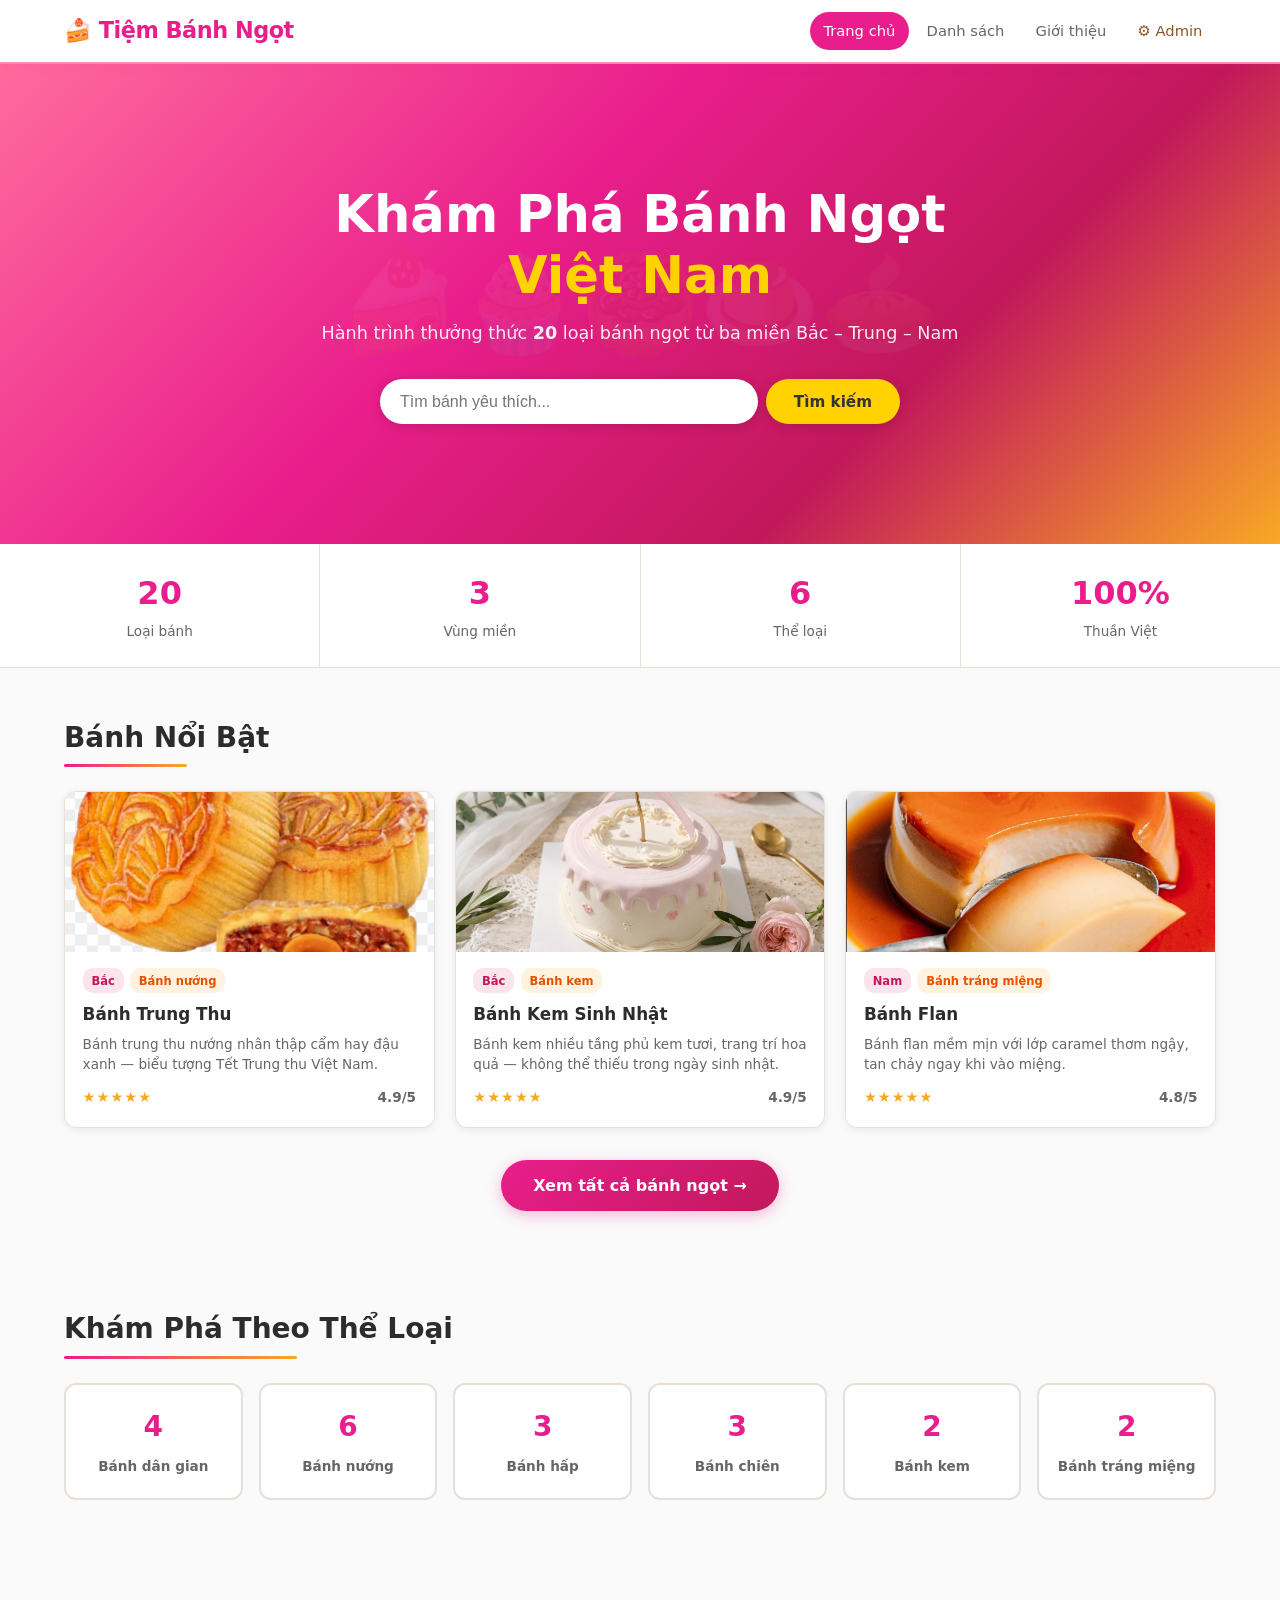
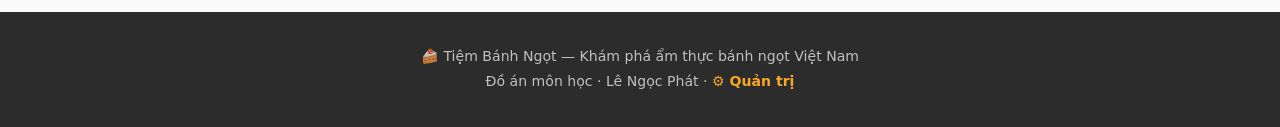
<file: scr/index.html>
<!DOCTYPE html>
<html lang="vi">
<head>
  <meta charset="UTF-8">
  <meta name="viewport" content="width=device-width, initial-scale=1.0">
  <title>Tiệm Bánh Ngọt — Bánh Ngọt Việt Nam</title>
  <link rel="stylesheet" href="css/style.css">
</head>
<body>

  <header id="header">
    <div class="header-inner">
      <a class="logo" href="#home">🍰 Tiệm Bánh Ngọt</a>
      <button class="hamburger" id="hamburger">☰</button>
      <nav id="nav">
        <a href="#home"  class="nav-link">Trang chủ</a>
        <a href="#cakes" class="nav-link">Danh sách</a>
        <a href="#about" class="nav-link">Giới thiệu</a>
        <a href="admin.html" class="nav-link admin-link">⚙️ Admin</a>
      </nav>
    </div>
  </header>

  <main id="main">

    <!-- ====================================================== -->
    <!-- TRANG CHỦ                                              -->
    <!-- ====================================================== -->
    <section id="page-home">

      <div class="hero">
        <div class="hero-content">
          <h1>Khám Phá Bánh Ngọt<br><span>Việt Nam</span></h1>
          <p>Hành trình thưởng thức <strong id="total-count">20</strong> loại bánh ngọt từ ba miền Bắc – Trung – Nam</p>
          <div class="hero-search">
            <input type="text" id="hero-input" placeholder="Tìm bánh yêu thích..." autocomplete="off">
            <button id="hero-search-btn">Tìm kiếm</button>
          </div>
        </div>
      </div>

      <div class="home-stats">
        <div class="stat"><span id="stat-cakes">20</span><p>Loại bánh</p></div>
        <div class="stat"><span>3</span><p>Vùng miền</p></div>
        <div class="stat"><span>6</span><p>Thể loại</p></div>
        <div class="stat"><span>100%</span><p>Thuần Việt</p></div>
      </div>

      <section class="home-featured">
        <h2>Bánh Nổi Bật</h2>
        <div class="card-grid" id="featured-list"></div>
        <div class="home-cta">
          <a href="#cakes" class="btn-primary">Xem tất cả bánh ngọt →</a>
        </div>
      </section>

      <section class="home-categories">
        <h2>Khám Phá Theo Thể Loại</h2>
        <div class="category-grid" id="category-list"></div>
      </section>

    </section>


    <!-- ====================================================== -->
    <!-- DANH SÁCH BÁNH                                         -->
    <!-- ====================================================== -->
    <section id="page-cakes" class="hidden">

      <div class="dest-header">
        <h2>Danh Sách Bánh Ngọt</h2>
      </div>

      <div class="filter-bar">
        <input type="text" id="search-input" placeholder="Tìm theo tên, nguyên liệu, xuất xứ..." autocomplete="off">

        <select id="region-filter">
          <option value="">Tất cả vùng</option>
          <option value="Bắc">Miền Bắc</option>
          <option value="Trung">Miền Trung</option>
          <option value="Nam">Miền Nam</option>
        </select>

        <select id="category-filter">
          <option value="">Tất cả thể loại</option>
          <option value="Bánh dân gian">Bánh dân gian</option>
          <option value="Bánh nướng">Bánh nướng</option>
          <option value="Bánh hấp">Bánh hấp</option>
          <option value="Bánh chiên">Bánh chiên</option>
          <option value="Bánh kem">Bánh kem</option>
          <option value="Bánh tráng miệng">Bánh tráng miệng</option>
        </select>

        <select id="sort-filter">
          <option value="default">Mặc định</option>
          <option value="name-asc">Tên A → Z</option>
          <option value="name-desc">Tên Z → A</option>
          <option value="rating-desc">Đánh giá cao nhất</option>
          <option value="rating-asc">Đánh giá thấp nhất</option>
        </select>

        <button id="reset-btn" class="hidden">✕ Xóa lọc</button>
      </div>

      <div class="result-info" id="result-info">
        Tìm thấy <strong id="result-count">0</strong> loại bánh
      </div>

      <div class="card-grid" id="cake-list"></div>

      <div id="empty-state" class="empty-state hidden">
        <div class="empty-icon">🔍</div>
        <h3>Không tìm thấy bánh phù hợp</h3>
        <p>Thử thay đổi từ khóa hoặc bộ lọc của bạn</p>
        <button id="empty-reset-btn" class="btn-primary">Xóa bộ lọc</button>
      </div>

      <div class="pagination" id="pagination"></div>

    </section>


    <!-- ====================================================== -->
    <!-- CHI TIẾT BÁNH                                          -->
    <!-- ====================================================== -->
    <section id="page-detail" class="hidden">
      <div class="detail-page">

        <button class="back-btn" id="back-btn">← Quay lại</button>

        <div class="detail-hero" id="detail-hero">
          <div class="detail-emoji" id="detail-emoji"></div>
          <div class="detail-hero-info">
            <span class="detail-badge" id="detail-badge"></span>
            <h1 id="detail-name"></h1>
            <p id="detail-desc-short"></p>
          </div>
        </div>

        <div class="detail-body">

          <div class="detail-meta">
            <div class="meta-item">
              <span class="meta-label">Vùng miền</span>
              <span id="detail-region"></span>
            </div>
            <div class="meta-item">
              <span class="meta-label">Xuất xứ</span>
              <span id="detail-origin"></span>
            </div>
            <div class="meta-item">
              <span class="meta-label">Dịp dùng</span>
              <span id="detail-occasion"></span>
            </div>
            <div class="meta-item">
              <span class="meta-label">Đánh giá</span>
              <span class="stars" id="detail-rating"></span>
            </div>
          </div>

          <div class="detail-section">
            <h3>Giới thiệu</h3>
            <p id="detail-content"></p>
          </div>

          <div class="detail-section">
            <h3>Nguyên liệu chính</h3>
            <div class="ingredient-list" id="detail-ingredients"></div>
          </div>

          <div class="detail-nav">
            <a class="nav-prev" id="detail-prev" href="#"></a>
            <a class="nav-next" id="detail-next" href="#"></a>
          </div>

        </div>
      </div>
    </section>


    <!-- ====================================================== -->
    <!-- GIỚI THIỆU                                             -->
    <!-- ====================================================== -->
    <section id="page-about" class="hidden">
      <div class="about-page">

        <div class="about-hero">
          <h1>Về Tiệm Bánh Ngọt 🍰</h1>
          <p>Ứng dụng web đơn trang giới thiệu các loại bánh ngọt Việt Nam</p>
        </div>

        <div class="about-body">
          <div class="about-section">
            <h3>🎯 Mục tiêu</h3>
            <p>Tiệm Bánh Ngọt được xây dựng nhằm giới thiệu và bảo tồn di sản ẩm thực bánh ngọt Việt Nam — từ những loại bánh dân gian truyền thống đến các loại bánh hiện đại đang được yêu thích.</p>
          </div>
          <div class="about-section">
            <h3>🍰 Nội dung</h3>
            <p>Ứng dụng cung cấp thông tin về <span id="about-cake-count">20</span> loại bánh ngọt tiêu biểu từ ba miền Bắc – Trung – Nam, bao gồm xuất xứ, nguyên liệu, cách thưởng thức và đánh giá.</p>
          </div>
          <div class="about-section">
            <h3>⚙️ Công nghệ</h3>
            <p>Xây dựng bằng HTML5, CSS3 và JavaScript thuần (Vanilla JS). Không sử dụng framework hay thư viện ngoài. Dữ liệu tĩnh, chạy hoàn toàn trên trình duyệt.</p>
          </div>
          <div class="about-section">
            <h3>👨‍💻 Sinh viên thực hiện</h3>
            <p>Lê Ngọc Phát — Đồ án môn Cơ Sở Ngành</p>
          </div>
        </div>

      </div>
    </section>

  </main>


  <footer>
    <div class="footer-inner">
      <p>🍰 Tiệm Bánh Ngọt — Khám phá ẩm thực bánh ngọt Việt Nam</p>
      <p>Đồ án môn học · Lê Ngọc Phát · <a href="admin.html">⚙️ Quản trị</a></p>
    </div>
  </footer>


  <!-- Template HTML để tạo thẻ bánh (không hiển thị) -->
  <template id="card-template">
    <div class="card">
      <div class="card-thumb">
        <img class="card-image" alt="" loading="lazy">
      </div>
      <div class="card-body">
        <div class="card-meta">
          <span class="card-region"></span>
          <span class="card-category"></span>
        </div>
        <h3 class="card-title"></h3>
        <p class="card-desc"></p>
        <div class="card-footer">
          <span class="card-stars"></span>
          <span class="card-rating"></span>
        </div>
      </div>
    </div>
  </template>


  <script src="js/data.js"></script>
  <script src="js/app.js"></script>
</body>
</html>
</file>
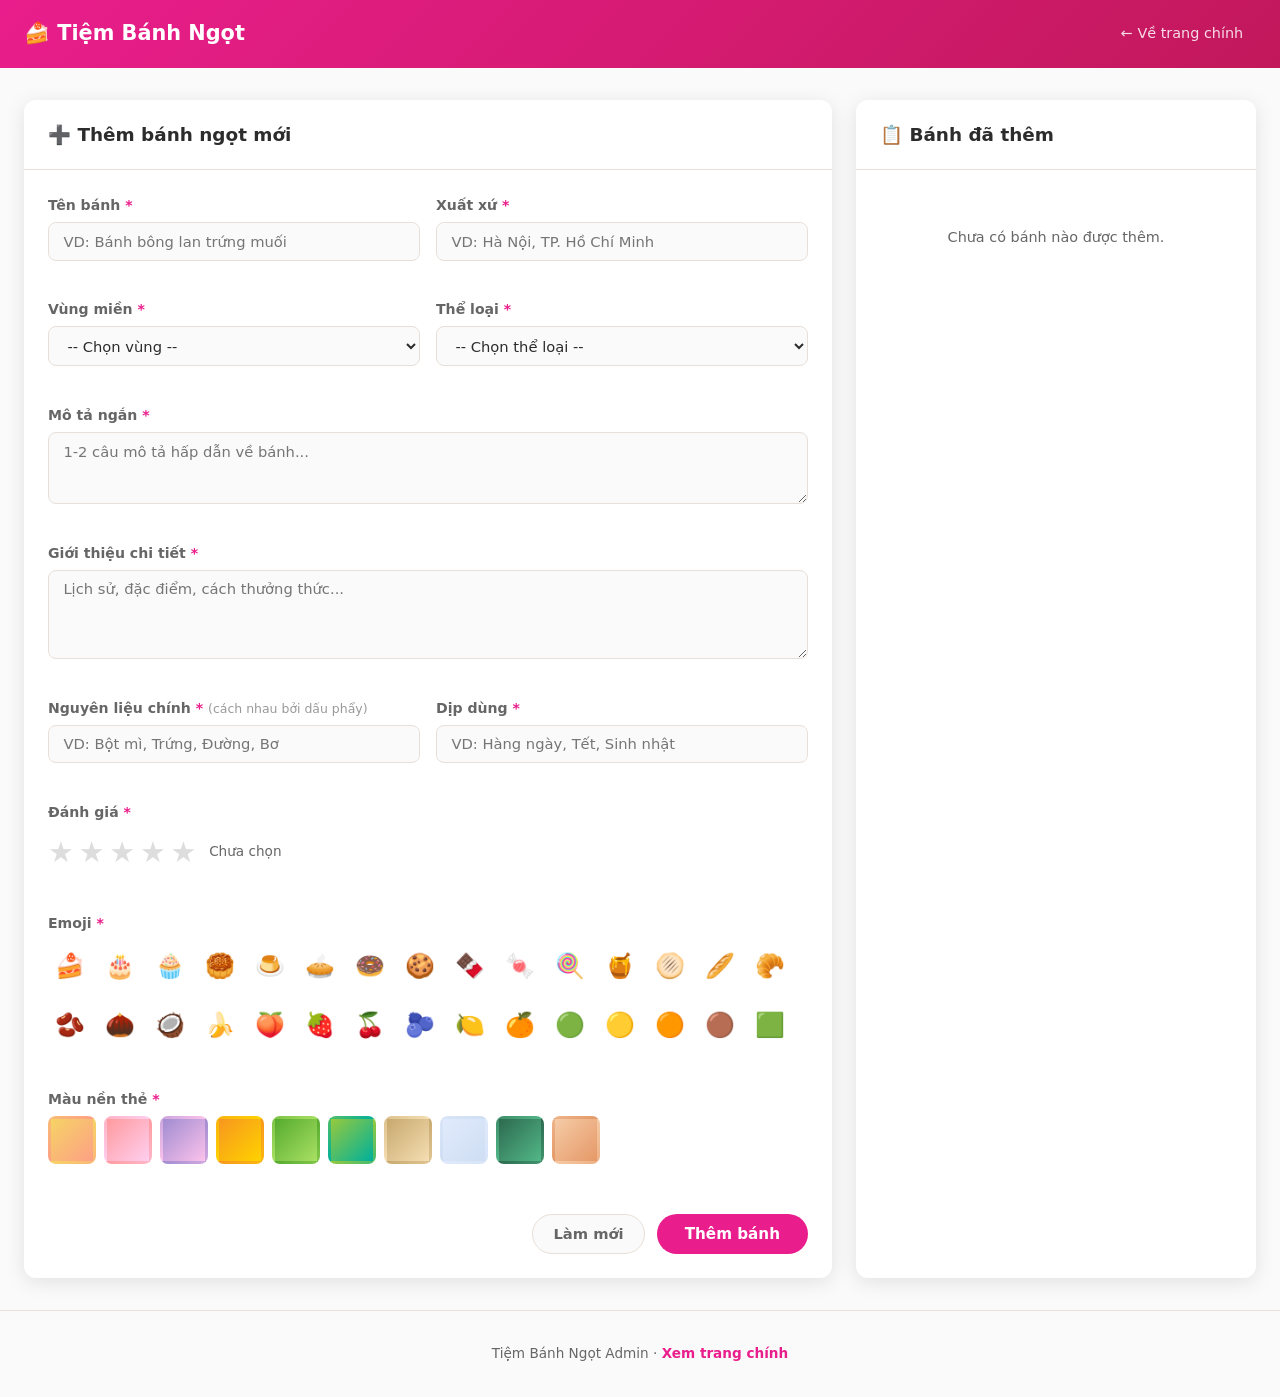
<file: scr/admin.html>
<!DOCTYPE html>
<html lang="vi">
<head>
  <meta charset="UTF-8">
  <meta name="viewport" content="width=device-width, initial-scale=1.0">
  <title>Admin — Tiệm Bánh Ngọt</title>
  <link rel="stylesheet" href="css/admin.css">
</head>
<body>

  <header class="admin-header">
    <span class="logo">🍰 Tiệm Bánh Ngọt</span>
    <nav>
      <a href="index.html">← Về trang chính</a>
    </nav>
  </header>


  <div class="admin-layout">

    <!-- ================================================ -->
    <!-- PANEL TRÁI: Form thêm bánh                       -->
    <!-- ================================================ -->
    <div class="panel">
      <div class="panel-header">
        <h2>➕ Thêm bánh ngọt mới</h2>
      </div>
      <div class="panel-body">

        <form id="cake-form" novalidate>

          <!-- Tên bánh + Xuất xứ -->
          <div class="form-row">
            <div class="form-group">
              <label for="f-name">Tên bánh <span class="req">*</span></label>
              <input type="text" id="f-name" placeholder="VD: Bánh bông lan trứng muối" maxlength="80">
              <span class="err" id="err-name"></span>
            </div>
            <div class="form-group">
              <label for="f-origin">Xuất xứ <span class="req">*</span></label>
              <input type="text" id="f-origin" placeholder="VD: Hà Nội, TP. Hồ Chí Minh" maxlength="60">
              <span class="err" id="err-origin"></span>
            </div>
          </div>

          <!-- Vùng miền + Thể loại -->
          <div class="form-row">
            <div class="form-group">
              <label for="f-region">Vùng miền <span class="req">*</span></label>
              <select id="f-region">
                <option value="">-- Chọn vùng --</option>
                <option value="Bắc">Miền Bắc</option>
                <option value="Trung">Miền Trung</option>
                <option value="Nam">Miền Nam</option>
              </select>
              <span class="err" id="err-region"></span>
            </div>
            <div class="form-group">
              <label for="f-category">Thể loại <span class="req">*</span></label>
              <select id="f-category">
                <option value="">-- Chọn thể loại --</option>
                <option value="Bánh dân gian">Bánh dân gian</option>
                <option value="Bánh nướng">Bánh nướng</option>
                <option value="Bánh hấp">Bánh hấp</option>
                <option value="Bánh chiên">Bánh chiên</option>
                <option value="Bánh kem">Bánh kem</option>
                <option value="Bánh tráng miệng">Bánh tráng miệng</option>
              </select>
              <span class="err" id="err-category"></span>
            </div>
          </div>

          <!-- Mô tả ngắn -->
          <div class="form-group">
            <label for="f-description">Mô tả ngắn <span class="req">*</span></label>
            <textarea id="f-description" rows="2" placeholder="1-2 câu mô tả hấp dẫn về bánh..." maxlength="160"></textarea>
            <span class="err" id="err-description"></span>
          </div>

          <!-- Giới thiệu chi tiết -->
          <div class="form-group">
            <label for="f-detail">Giới thiệu chi tiết <span class="req">*</span></label>
            <textarea id="f-detail" rows="4" placeholder="Lịch sử, đặc điểm, cách thưởng thức..." maxlength="600"></textarea>
            <span class="err" id="err-detail"></span>
          </div>

          <!-- Nguyên liệu + Dịp dùng -->
          <div class="form-row">
            <div class="form-group">
              <label for="f-ingredients">
                Nguyên liệu chính <span class="req">*</span>
                <small>(cách nhau bởi dấu phẩy)</small>
              </label>
              <input type="text" id="f-ingredients" placeholder="VD: Bột mì, Trứng, Đường, Bơ">
              <span class="err" id="err-ingredients"></span>
            </div>
            <div class="form-group">
              <label for="f-occasion">Dịp dùng <span class="req">*</span></label>
              <input type="text" id="f-occasion" placeholder="VD: Hàng ngày, Tết, Sinh nhật">
              <span class="err" id="err-occasion"></span>
            </div>
          </div>

          <!-- Đánh giá sao -->
          <div class="form-group">
            <label>Đánh giá <span class="req">*</span></label>
            <div class="star-row" id="star-row">
              <span class="star" data-value="1">★</span>
              <span class="star" data-value="2">★</span>
              <span class="star" data-value="3">★</span>
              <span class="star" data-value="4">★</span>
              <span class="star" data-value="5">★</span>
              <span class="star-label" id="star-label">Chưa chọn</span>
            </div>
            <span class="err" id="err-rating"></span>
          </div>

          <!-- Chọn emoji -->
          <div class="form-group">
            <label>Emoji <span class="req">*</span></label>
            <div class="emoji-grid" id="emoji-grid">
              <span class="emoji-opt" data-emoji="🍰">🍰</span>
              <span class="emoji-opt" data-emoji="🎂">🎂</span>
              <span class="emoji-opt" data-emoji="🧁">🧁</span>
              <span class="emoji-opt" data-emoji="🥮">🥮</span>
              <span class="emoji-opt" data-emoji="🍮">🍮</span>
              <span class="emoji-opt" data-emoji="🥧">🥧</span>
              <span class="emoji-opt" data-emoji="🍩">🍩</span>
              <span class="emoji-opt" data-emoji="🍪">🍪</span>
              <span class="emoji-opt" data-emoji="🍫">🍫</span>
              <span class="emoji-opt" data-emoji="🍬">🍬</span>
              <span class="emoji-opt" data-emoji="🍭">🍭</span>
              <span class="emoji-opt" data-emoji="🍯">🍯</span>
              <span class="emoji-opt" data-emoji="🫓">🫓</span>
              <span class="emoji-opt" data-emoji="🥖">🥖</span>
              <span class="emoji-opt" data-emoji="🥐">🥐</span>
              <span class="emoji-opt" data-emoji="🫘">🫘</span>
              <span class="emoji-opt" data-emoji="🌰">🌰</span>
              <span class="emoji-opt" data-emoji="🥥">🥥</span>
              <span class="emoji-opt" data-emoji="🍌">🍌</span>
              <span class="emoji-opt" data-emoji="🍑">🍑</span>
              <span class="emoji-opt" data-emoji="🍓">🍓</span>
              <span class="emoji-opt" data-emoji="🍒">🍒</span>
              <span class="emoji-opt" data-emoji="🫐">🫐</span>
              <span class="emoji-opt" data-emoji="🍋">🍋</span>
              <span class="emoji-opt" data-emoji="🍊">🍊</span>
              <span class="emoji-opt" data-emoji="🟢">🟢</span>
              <span class="emoji-opt" data-emoji="🟡">🟡</span>
              <span class="emoji-opt" data-emoji="🟠">🟠</span>
              <span class="emoji-opt" data-emoji="🟤">🟤</span>
              <span class="emoji-opt" data-emoji="🟩">🟩</span>
            </div>
            <span class="err" id="err-emoji"></span>
          </div>

          <!-- Chọn màu nền thẻ -->
          <div class="form-group">
            <label>Màu nền thẻ <span class="req">*</span></label>
            <div class="gradient-grid" id="gradient-grid">
              <div class="grad-swatch"
                data-gradient="linear-gradient(135deg, #f6d365 0%, #fda085 100%)"
                style="background: linear-gradient(135deg, #f6d365 0%, #fda085 100%)">
              </div>
              <div class="grad-swatch"
                data-gradient="linear-gradient(135deg, #ff9a9e 0%, #fecfef 100%)"
                style="background: linear-gradient(135deg, #ff9a9e 0%, #fecfef 100%)">
              </div>
              <div class="grad-swatch"
                data-gradient="linear-gradient(135deg, #a18cd1 0%, #fbc2eb 100%)"
                style="background: linear-gradient(135deg, #a18cd1 0%, #fbc2eb 100%)">
              </div>
              <div class="grad-swatch"
                data-gradient="linear-gradient(135deg, #f7971e 0%, #ffd200 100%)"
                style="background: linear-gradient(135deg, #f7971e 0%, #ffd200 100%)">
              </div>
              <div class="grad-swatch"
                data-gradient="linear-gradient(135deg, #56ab2f 0%, #a8e063 100%)"
                style="background: linear-gradient(135deg, #56ab2f 0%, #a8e063 100%)">
              </div>
              <div class="grad-swatch"
                data-gradient="linear-gradient(135deg, #96c93d 0%, #00b09b 100%)"
                style="background: linear-gradient(135deg, #96c93d 0%, #00b09b 100%)">
              </div>
              <div class="grad-swatch"
                data-gradient="linear-gradient(135deg, #c8a96e 0%, #f5deb3 100%)"
                style="background: linear-gradient(135deg, #c8a96e 0%, #f5deb3 100%)">
              </div>
              <div class="grad-swatch"
                data-gradient="linear-gradient(135deg, #e0eafc 0%, #cfdef3 100%)"
                style="background: linear-gradient(135deg, #e0eafc 0%, #cfdef3 100%)">
              </div>
              <div class="grad-swatch"
                data-gradient="linear-gradient(135deg, #2d6a4f 0%, #52b788 100%)"
                style="background: linear-gradient(135deg, #2d6a4f 0%, #52b788 100%)">
              </div>
              <div class="grad-swatch"
                data-gradient="linear-gradient(135deg, #f5cba7 0%, #e59866 100%)"
                style="background: linear-gradient(135deg, #f5cba7 0%, #e59866 100%)">
              </div>
            </div>

            <!-- Xem trước thẻ bánh -->
            <div id="card-preview" style="display: none;">
              <p class="preview-label">Xem trước thẻ:</p>
              <div class="card-thumb-preview" id="preview-thumb"></div>
            </div>

            <span class="err" id="err-gradient"></span>
          </div>

          <!-- Nút hành động -->
          <div class="form-actions">
            <button type="button" id="reset-btn" class="btn-reset">Làm mới</button>
            <button type="submit" class="btn-submit">Thêm bánh</button>
          </div>

        </form>

      </div>
    </div>


    <!-- ================================================ -->
    <!-- PANEL PHẢI: Danh sách bánh đã thêm               -->
    <!-- ================================================ -->
    <div class="panel">
      <div class="panel-header">
        <h2>📋 Bánh đã thêm</h2>
      </div>
      <div class="panel-body">
        <div id="custom-list"></div>
      </div>
    </div>

  </div>


  <footer class="admin-footer">
    <p>Tiệm Bánh Ngọt Admin · <a href="index.html">Xem trang chính</a></p>
  </footer>

  <script src="js/admin.js"></script>
</body>
</html>
</file>
<file: scr/css/style.css>
:root {
  --pink: #e91e8c;
  --pink-light: #f48fb1;
  --pink-dark: #c2185b;
  --gold: #f9a825;
  --brown: #8d5524;
  --cream: #fff8f0;
  --bg: #fafafa;
  --bg2: #f5f0eb;
  --text: #2c2c2c;
  --text2: #666;
  --border: #e8e0d8;
  --shadow: 0 4px 20px rgba(0,0,0,0.1);
  --shadow-lg: 0 8px 40px rgba(0,0,0,0.15);
  --radius: 12px;
  --radius-sm: 8px;
  --header-h: 64px;
}

*, *::before, *::after { box-sizing: border-box; margin: 0; padding: 0; }
.hidden { display: none; }
html { scroll-behavior: smooth; }
body { font-family: 'Segoe UI', system-ui, sans-serif; background: var(--bg); color: var(--text); line-height: 1.6; }
a { color: inherit; text-decoration: none; }
img { display: block; max-width: 100%; }
button { cursor: pointer; font-family: inherit; border: none; }

/* ── HEADER ── */
#header {
  position: sticky; top: 0; z-index: 100;
  background: #fff;
  border-bottom: 2px solid var(--pink-light);
  box-shadow: 0 2px 12px rgba(233,30,140,0.08);
  height: var(--header-h);
}
.header-inner {
  max-width: 1200px; margin: 0 auto; padding: 0 1.5rem;
  height: 100%; display: flex; align-items: center; gap: 1rem;
}
.logo {
  font-size: 1.4rem; font-weight: 800; color: var(--pink);
  letter-spacing: -0.5px; flex-shrink: 0;
  transition: opacity .2s;
}
.logo:hover { opacity: .85; }
#nav {
  display: flex; align-items: center; gap: .25rem; margin-left: auto;
}
.nav-link {
  padding: .45rem .85rem; border-radius: 20px;
  font-weight: 500; font-size: .92rem; color: var(--text2);
  transition: background .2s, color .2s;
}
.nav-link:hover { background: var(--cream); color: var(--pink); }
.nav-link.active { background: var(--pink); color: #fff; }
.admin-link { color: var(--brown); }
.admin-link:hover { background: #fff3e0; color: var(--brown); }
.hamburger {
  display: none; margin-left: auto;
  background: none; font-size: 1.5rem; color: var(--text); padding: .25rem;
}

/* ── HERO ── */
.hero {
  background: linear-gradient(135deg, #ff6b9d 0%, #e91e8c 40%, #c2185b 70%, #f9a825 100%);
  min-height: 480px; display: flex; align-items: center; justify-content: center;
  text-align: center; padding: 4rem 1.5rem;
  position: relative; overflow: hidden;
}
.hero::before {
  content: '🍰🧁🥮🍮🥧';
  position: absolute; font-size: 6rem; opacity: .06;
  top: 50%; left: 50%; transform: translate(-50%, -50%);
  white-space: nowrap; pointer-events: none;
}
.hero-content { position: relative; max-width: 680px; }
.hero-content h1 {
  font-size: clamp(2rem, 5vw, 3.2rem); font-weight: 900; color: #fff;
  line-height: 1.2; margin-bottom: .75rem;
}
.hero-content h1 span { color: #ffd200; }
.hero-content p { color: rgba(255,255,255,.9); font-size: 1.1rem; margin-bottom: 2rem; }
.hero-search {
  display: flex; gap: .5rem; max-width: 520px; margin: 0 auto;
}
.hero-search input {
  flex: 1; padding: .85rem 1.25rem; border-radius: 30px;
  border: none; font-size: 1rem; outline: none;
  box-shadow: 0 2px 12px rgba(0,0,0,0.15);
}
.hero-search button {
  padding: .85rem 1.75rem; border-radius: 30px;
  background: #ffd200; color: #333; font-weight: 700; font-size: .95rem;
  box-shadow: 0 2px 12px rgba(0,0,0,0.15);
  transition: transform .15s, box-shadow .15s;
}
.hero-search button:hover { transform: translateY(-1px); box-shadow: 0 4px 20px rgba(0,0,0,0.2); }

/* ── STATS ── */
.home-stats {
  display: flex; justify-content: center; flex-wrap: wrap; gap: 0;
  background: #fff; border-bottom: 1px solid var(--border);
}
.stat {
  flex: 1; min-width: 120px; text-align: center;
  padding: 1.5rem 1rem; border-right: 1px solid var(--border);
}
.stat:last-child { border-right: none; }
.stat span { display: block; font-size: 2rem; font-weight: 800; color: var(--pink); }
.stat p { font-size: .85rem; color: var(--text2); margin-top: .1rem; }

/* ── SECTIONS ── */
.home-featured, .home-categories { max-width: 1200px; margin: 0 auto; padding: 3rem 1.5rem; }
.home-featured h2, .home-categories h2 {
  font-size: 1.75rem; font-weight: 800; margin-bottom: 1.5rem;
  color: var(--text); position: relative; display: inline-block;
}
.home-featured h2::after, .home-categories h2::after {
  content: ''; display: block; height: 3px; width: 60%;
  background: linear-gradient(90deg, var(--pink), var(--gold));
  border-radius: 2px; margin-top: .25rem;
}
.home-cta { text-align: center; margin-top: 2rem; }
.btn-primary {
  display: inline-block; padding: .8rem 2rem; border-radius: 30px;
  background: linear-gradient(135deg, var(--pink), var(--pink-dark));
  color: #fff; font-weight: 700; font-size: 1rem;
  transition: transform .15s, box-shadow .15s;
  box-shadow: 0 4px 15px rgba(233,30,140,0.3);
}
.btn-primary:hover { transform: translateY(-2px); box-shadow: 0 6px 25px rgba(233,30,140,0.4); }

/* ── CATEGORY GRID ── */
.category-grid {
  display: grid; grid-template-columns: repeat(auto-fill, minmax(160px, 1fr)); gap: 1rem;
}
.cat-card {
  background: #fff; border: 2px solid var(--border); border-radius: var(--radius);
  padding: 1.25rem 1rem; text-align: center; cursor: pointer;
  transition: border-color .2s, transform .2s, box-shadow .2s;
  display: flex; flex-direction: column; gap: .4rem; align-items: center;
}
.cat-card:hover { border-color: var(--pink); transform: translateY(-3px); box-shadow: var(--shadow); }
.cat-count { font-size: 1.75rem; font-weight: 800; color: var(--pink); }
.cat-name { font-size: .85rem; font-weight: 600; color: var(--text2); }

/* ── CARD GRID ── */
.card-grid {
  display: grid; grid-template-columns: repeat(auto-fill, minmax(300px, 1fr)); gap: 1.25rem;
}
.card {
  background: #fff; border-radius: var(--radius); overflow: hidden;
  box-shadow: 0 2px 8px rgba(0,0,0,0.07); cursor: pointer;
  transition: transform .2s, box-shadow .2s; border: 1px solid var(--border);
}
.card:hover { transform: translateY(-4px); box-shadow: var(--shadow-lg); }
.card-thumb {
  height: 160px; display: flex; align-items: center; justify-content: center;
  position: relative; overflow: hidden;
}
.card-image { display: block; width: 100%; height: 100%; object-fit: cover; }
.card-emoji { font-size: 4rem; filter: drop-shadow(0 2px 6px rgba(0,0,0,0.15)); }
.custom-badge {
  position: absolute; top: .6rem; right: .6rem;
  background: var(--pink); color: #fff; font-size: .7rem; font-weight: 700;
  padding: .2rem .5rem; border-radius: 10px;
}
.card-body { padding: 1rem 1.1rem 1.1rem; }
.card-meta { display: flex; gap: .4rem; margin-bottom: .5rem; }
.card-region, .card-category {
  font-size: .72rem; font-weight: 600; padding: .2rem .55rem; border-radius: 10px;
}
.card-region { background: #fce4ec; color: var(--pink-dark); }
.card-category { background: #fff3e0; color: #e65100; }
.card-title { font-size: 1.05rem; font-weight: 700; margin-bottom: .35rem; color: var(--text); }
.card-desc { font-size: .85rem; color: var(--text2); line-height: 1.5; margin-bottom: .75rem;
  display: -webkit-box; -webkit-line-clamp: 2; -webkit-box-orient: vertical; overflow: hidden; }
.card-footer { display: flex; align-items: center; justify-content: space-between; }
.card-stars { color: var(--gold); font-size: .9rem; letter-spacing: 1px; }
.card-rating { font-size: .85rem; font-weight: 700; color: var(--text2); }

/* ── DEST PAGE ── */
.dest-header { max-width: 1200px; margin: 0 auto; padding: 2rem 1.5rem .5rem; }
.dest-header h2 { font-size: 1.75rem; font-weight: 800; }

/* ── FILTER BAR ── */
.filter-bar {
  position: sticky; top: var(--header-h); z-index: 90;
  background: #fff; border-bottom: 1px solid var(--border);
  padding: .85rem 1.5rem; display: flex; flex-wrap: wrap; gap: .6rem;
  max-width: 100%;
}
.filter-bar input, .filter-bar select {
  padding: .55rem 1rem; border: 1.5px solid var(--border); border-radius: 20px;
  font-size: .9rem; font-family: inherit; background: var(--bg); color: var(--text);
  outline: none; transition: border-color .2s;
}
.filter-bar input { min-width: 220px; flex: 1; }
.filter-bar input:focus, .filter-bar select:focus { border-color: var(--pink); }
.filter-bar select { cursor: pointer; }
#reset-btn {
  padding: .55rem 1rem; background: #fce4ec; color: var(--pink-dark);
  border-radius: 20px; font-size: .88rem; font-weight: 600;
  transition: background .2s;
}
#reset-btn:hover { background: #f8bbd9; }

.result-info {
  max-width: 1200px; margin: .75rem auto 0; padding: 0 1.5rem;
  font-size: .9rem; color: var(--text2);
}

/* ── CARD GRID (trang danh sách) ── */
#cake-list { max-width: 1200px; margin: 1.25rem auto; padding: 0 1.5rem; }

/* ── EMPTY STATE ── */
.empty-state {
  max-width: 400px; margin: 4rem auto; text-align: center; padding: 0 1.5rem;
}
.empty-icon { font-size: 4rem; margin-bottom: 1rem; }
.empty-state h3 { font-size: 1.3rem; font-weight: 700; margin-bottom: .5rem; }
.empty-state p { color: var(--text2); margin-bottom: 1.5rem; }

/* ── PAGINATION ── */
.pagination {
  display: flex; justify-content: center; gap: .4rem;
  padding: 2rem 1.5rem; flex-wrap: wrap;
}
.pagination button {
  min-width: 40px; height: 40px; padding: 0 .75rem;
  border-radius: var(--radius-sm); font-size: .9rem; font-weight: 600;
  background: #fff; border: 1.5px solid var(--border); color: var(--text);
  transition: all .2s;
}
.pagination button:hover:not(:disabled) { border-color: var(--pink); color: var(--pink); }
.pagination button.active { background: var(--pink); border-color: var(--pink); color: #fff; }
.pagination button:disabled { opacity: .4; cursor: not-allowed; }

/* ── DETAIL PAGE ── */
.detail-page { max-width: 860px; margin: 0 auto; padding: 1.5rem; }
.back-btn {
  background: #fff; border: 1.5px solid var(--border); color: var(--text2);
  padding: .5rem 1rem; border-radius: 20px; font-size: .88rem; font-weight: 600;
  margin-bottom: 1.25rem; transition: border-color .2s, color .2s;
}
.back-btn:hover { border-color: var(--pink); color: var(--pink); }
.detail-hero {
  border-radius: var(--radius); padding: 2.5rem 2rem;
  display: flex; align-items: center; gap: 2rem; margin-bottom: 1.5rem;
}
.detail-emoji { font-size: 6rem; flex-shrink: 0; filter: drop-shadow(0 4px 12px rgba(0,0,0,0.15)); }
.detail-image { display: block; width: 200px; max-width: 100%; height: 200px; object-fit: cover; border-radius: var(--radius-sm); }
.detail-hero-info { color: #fff; }
.detail-badge {
  display: inline-block; background: rgba(255,255,255,.25);
  padding: .25rem .75rem; border-radius: 20px; font-size: .8rem; font-weight: 600;
  margin-bottom: .5rem;
}
.detail-hero-info h1 { font-size: 2rem; font-weight: 900; margin-bottom: .5rem; }
.detail-hero-info p { font-size: 1rem; opacity: .92; line-height: 1.5; }
.detail-body { background: #fff; border-radius: var(--radius); padding: 1.75rem; box-shadow: var(--shadow); }
.detail-meta {
  display: grid; grid-template-columns: repeat(auto-fill, minmax(180px, 1fr));
  gap: .75rem; margin-bottom: 1.75rem; padding-bottom: 1.5rem;
  border-bottom: 1px solid var(--border);
}
.meta-item { display: flex; flex-direction: column; gap: .15rem; }
.meta-label { font-size: .75rem; font-weight: 700; color: var(--text2); text-transform: uppercase; letter-spacing: .5px; }
.meta-item > span:last-child { font-size: .95rem; font-weight: 600; color: var(--text); }
.stars { color: var(--gold); }
.detail-section { margin-bottom: 1.5rem; }
.detail-section h3 { font-size: 1.05rem; font-weight: 700; margin-bottom: .6rem; color: var(--pink-dark); }
.detail-section p { color: var(--text2); line-height: 1.75; }
.ingredient-list { display: flex; flex-wrap: wrap; gap: .5rem; }
.ingredient-tag {
  background: var(--cream); border: 1px solid #f8bbd0;
  padding: .3rem .8rem; border-radius: 20px;
  font-size: .85rem; font-weight: 500; color: var(--pink-dark);
}
.detail-nav { display: flex; justify-content: space-between; padding-top: 1.25rem; border-top: 1px solid var(--border); }
.nav-prev, .nav-next {
  font-weight: 600; color: var(--pink); font-size: .9rem;
  padding: .4rem .75rem; border-radius: 20px; transition: background .2s;
}
.nav-prev:hover, .nav-next:hover { background: var(--cream); }

/* ── ABOUT PAGE ── */
.about-page { max-width: 760px; margin: 0 auto; padding: 2rem 1.5rem 4rem; }
.about-hero {
  background: linear-gradient(135deg, var(--pink), var(--pink-dark));
  color: #fff; text-align: center; padding: 3rem 2rem; border-radius: var(--radius);
  margin-bottom: 2rem;
}
.about-hero h1 { font-size: 2rem; font-weight: 800; margin-bottom: .5rem; }
.about-hero p { opacity: .9; }
.about-body { display: flex; flex-direction: column; gap: 1rem; }
.about-section {
  background: #fff; border-radius: var(--radius); padding: 1.5rem;
  box-shadow: 0 2px 8px rgba(0,0,0,0.06); border-left: 4px solid var(--pink);
}
.about-section h3 { font-size: 1.05rem; font-weight: 700; margin-bottom: .5rem; }
.about-section p { color: var(--text2); line-height: 1.7; }

/* ── FOOTER ── */
footer {
  background: var(--text); color: rgba(255,255,255,.7); text-align: center;
  padding: 2rem 1.5rem; margin-top: 4rem;
}
.footer-inner { max-width: 1200px; margin: 0 auto; }
footer p { font-size: .88rem; line-height: 1.8; }
footer a { color: var(--gold); font-weight: 600; }

/* ── RESPONSIVE ── */
@media (max-width: 768px) {
  .hamburger { display: block; }
  #nav {
    display: none; position: absolute; top: var(--header-h); left: 0; right: 0;
    background: #fff; border-bottom: 2px solid var(--pink-light);
    flex-direction: column; padding: .75rem; gap: .25rem;
    box-shadow: 0 4px 20px rgba(0,0,0,0.1);
  }
  #nav.open { display: flex; }
  .nav-link { border-radius: var(--radius-sm); padding: .7rem 1rem; }
  #header { position: relative; }
  .filter-bar { position: static; }

  .home-stats { flex-wrap: wrap; }
  .stat { min-width: 50%; border-bottom: 1px solid var(--border); }

  .detail-hero { flex-direction: column; text-align: center; }
  .detail-emoji { font-size: 4.5rem; }
  .detail-hero-info h1 { font-size: 1.5rem; }
}

@media (max-width: 480px) {
  .hero-search { flex-direction: column; }
  .hero-search input, .hero-search button { width: 100%; }
  .card-grid { grid-template-columns: 1fr; }
  .detail-body { padding: 1.25rem; }
}
</file>
<file: scr/css/admin.css>
:root {
  --pink: #e91e8c;
  --pink-light: #f48fb1;
  --pink-dark: #c2185b;
  --gold: #f9a825;
  --brown: #8d5524;
  --cream: #fff8f0;
  --bg: #fafafa;
  --text: #2c2c2c;
  --text2: #666;
  --border: #e8e0d8;
  --shadow: 0 4px 20px rgba(0,0,0,0.1);
  --radius: 12px;
  --radius-sm: 8px;
}

*, *::before, *::after { box-sizing: border-box; margin: 0; padding: 0; }
body { font-family: 'Segoe UI', system-ui, sans-serif; background: var(--bg); color: var(--text); line-height: 1.6; }
a { color: inherit; text-decoration: none; }
button { cursor: pointer; font-family: inherit; border: none; }
textarea, input, select { font-family: inherit; }

/* ── HEADER ── */
.admin-header {
  background: linear-gradient(135deg, var(--pink), var(--pink-dark));
  color: #fff; padding: 1rem 1.5rem;
  display: flex; align-items: center; gap: 1rem; flex-wrap: wrap;
}
.admin-header .logo { font-size: 1.3rem; font-weight: 800; }
.admin-header nav { margin-left: auto; display: flex; gap: .5rem; }
.admin-header nav a {
  color: rgba(255,255,255,.85); font-size: .9rem; padding: .4rem .8rem;
  border-radius: 20px; transition: background .2s;
}
.admin-header nav a:hover { background: rgba(255,255,255,.2); color: #fff; }

/* ── LAYOUT ── */
.admin-layout {
  max-width: 1280px; margin: 2rem auto; padding: 0 1.5rem;
  display: grid; grid-template-columns: 1fr 400px; gap: 1.5rem;
}
.panel {
  background: #fff; border-radius: var(--radius);
  box-shadow: var(--shadow); overflow: hidden;
}
.panel-header {
  padding: 1.25rem 1.5rem; border-bottom: 1px solid var(--border);
  display: flex; align-items: center; justify-content: space-between;
}
.panel-header h2 { font-size: 1.15rem; font-weight: 700; }
.panel-body { padding: 1.5rem; }

/* ── FORM ── */
.form-row { display: grid; grid-template-columns: 1fr 1fr; gap: 1rem; }
.form-group { display: flex; flex-direction: column; gap: .35rem; margin-bottom: 1rem; }
.form-group label { font-size: .88rem; font-weight: 600; color: var(--text2); }
.req { color: var(--pink); }
.form-group small { font-size: .78rem; font-weight: 400; color: #999; }
.form-group input,
.form-group select,
.form-group textarea {
  padding: .6rem .9rem; border: 1.5px solid var(--border); border-radius: var(--radius-sm);
  font-size: .92rem; background: var(--bg); color: var(--text); outline: none;
  transition: border-color .2s;
}
.form-group input:focus,
.form-group select:focus,
.form-group textarea:focus { border-color: var(--pink); background: #fff; }
.form-group textarea { resize: vertical; min-height: 72px; }
.err { font-size: .78rem; color: #e53935; min-height: 1rem; }

/* ── STAR RATING ── */
.star-row { display: flex; align-items: center; gap: .3rem; }
.star {
  font-size: 1.8rem; cursor: pointer; color: #ddd; transition: color .15s;
  user-select: none;
}
.star.lit, .star:hover { color: var(--gold); }
.star-label { font-size: .85rem; color: var(--text2); margin-left: .5rem; }

/* ── EMOJI GRID ── */
.emoji-grid {
  display: flex; flex-wrap: wrap; gap: .4rem;
}
.emoji-opt {
  font-size: 1.5rem; cursor: pointer; padding: .3rem; border-radius: var(--radius-sm);
  border: 2px solid transparent; transition: border-color .15s, background .15s;
  user-select: none;
}
.emoji-opt:hover { background: var(--cream); }
.emoji-opt.active { border-color: var(--pink); background: #fce4ec; }

/* ── GRADIENT SWATCHES ── */
.gradient-grid { display: flex; flex-wrap: wrap; gap: .5rem; margin-bottom: .75rem; }
.grad-swatch {
  width: 48px; height: 48px; border-radius: var(--radius-sm); cursor: pointer;
  border: 3px solid transparent; transition: border-color .15s, transform .15s;
}
.grad-swatch:hover { transform: scale(1.1); }
.grad-swatch.active { border-color: var(--pink); transform: scale(1.1); }

/* ── CARD PREVIEW ── */
.card-preview-wrap { margin-top: .5rem; }
.preview-label { font-size: .8rem; color: var(--text2); margin-bottom: .4rem; }
.card-thumb-preview {
  width: 140px; height: 90px; border-radius: var(--radius-sm);
  display: flex; align-items: center; justify-content: center;
  font-size: 2.5rem;
}

/* ── FORM ACTIONS ── */
.form-actions { display: flex; gap: .75rem; justify-content: flex-end; margin-top: .5rem; }
.btn-submit {
  padding: .65rem 1.75rem; background: var(--pink); color: #fff;
  border-radius: 20px; font-weight: 700; font-size: .95rem;
  transition: background .2s, transform .15s;
}
.btn-submit:hover { background: var(--pink-dark); transform: translateY(-1px); }
.btn-reset {
  padding: .65rem 1.25rem; background: var(--bg); border: 1.5px solid var(--border);
  color: var(--text2); border-radius: 20px; font-weight: 600; font-size: .92rem;
  transition: border-color .2s;
}
.btn-reset:hover { border-color: var(--pink); color: var(--pink); }

/* ── CUSTOM LIST ── */
.list-empty { font-size: .9rem; color: var(--text2); text-align: center; padding: 2rem 0; }
.list-item {
  display: flex; align-items: center; gap: .85rem;
  padding: .85rem 0; border-bottom: 1px solid var(--border);
}
.list-item:last-child { border-bottom: none; }
.list-thumb {
  width: 52px; height: 52px; border-radius: var(--radius-sm); flex-shrink: 0;
  display: flex; align-items: center; justify-content: center; font-size: 1.5rem;
}
.list-info { flex: 1; min-width: 0; }
.list-info strong { display: block; font-size: .95rem; font-weight: 700; white-space: nowrap; overflow: hidden; text-overflow: ellipsis; }
.list-info span { display: block; font-size: .78rem; color: var(--text2); }
.list-stars { color: var(--gold) !important; letter-spacing: 1px; }
.btn-delete {
  background: #fce4ec; color: var(--pink-dark); border-radius: 50%;
  width: 32px; height: 32px; font-size: .9rem; flex-shrink: 0;
  transition: background .2s;
}
.btn-delete:hover { background: #f8bbd0; }

/* ── TOAST ── */
.toast {
  position: fixed; bottom: 1.5rem; right: 1.5rem; z-index: 9999;
  padding: .85rem 1.25rem; border-radius: var(--radius-sm);
  font-size: .92rem; font-weight: 600; color: #fff;
  box-shadow: 0 4px 20px rgba(0,0,0,0.2);
  transform: translateY(20px); opacity: 0; transition: all .3s;
  max-width: 320px;
}
.toast.show { transform: translateY(0); opacity: 1; }
.toast-success { background: #2e7d32; }
.toast-info    { background: var(--gold); color: #333; }
.toast-error   { background: #c62828; }

/* ── FOOTER ── */
.admin-footer {
  text-align: center; padding: 2rem; font-size: .85rem; color: var(--text2);
  border-top: 1px solid var(--border); margin-top: 2rem;
}
.admin-footer a { color: var(--pink); font-weight: 600; }

/* ── RESPONSIVE ── */
@media (max-width: 900px) {
  .admin-layout { grid-template-columns: 1fr; }
  .form-row { grid-template-columns: 1fr; }
}
</file>
